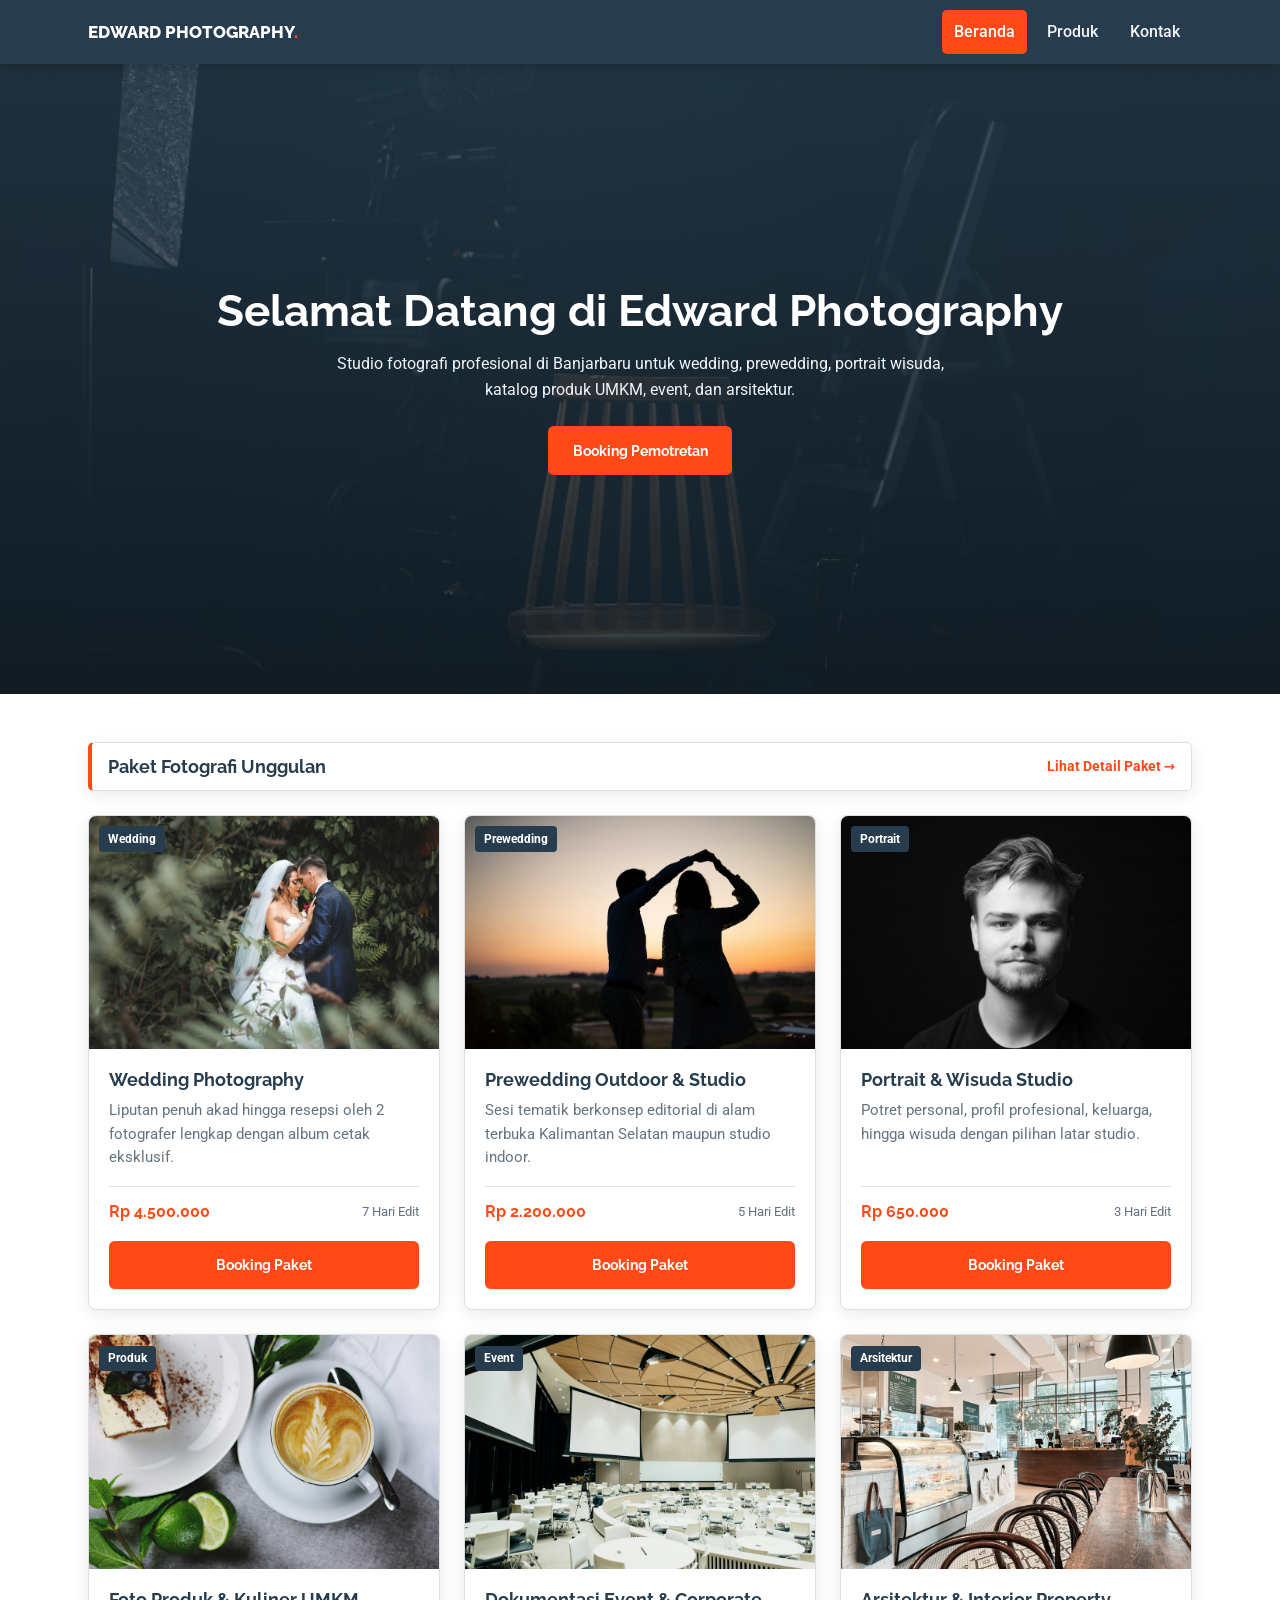
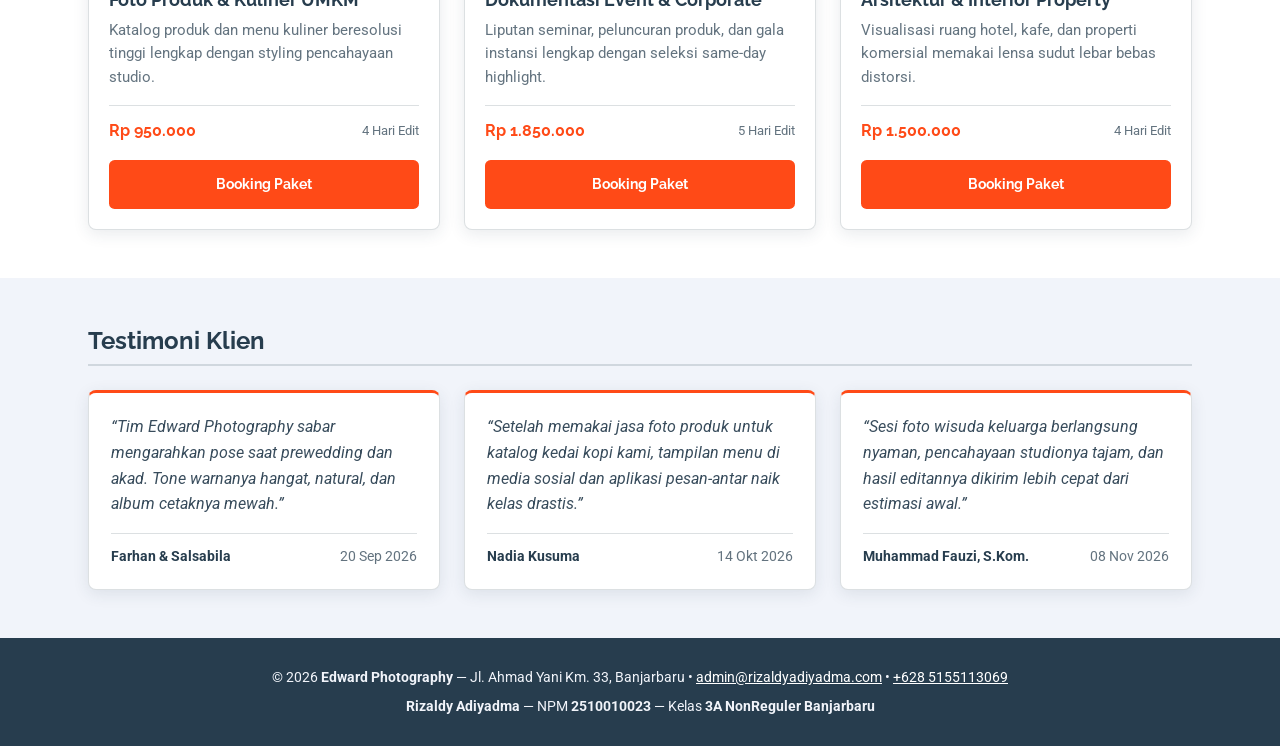
<file: index.html>
<!DOCTYPE html>
<html lang="id">
<head>
    <meta charset="UTF-8">
    <meta name="viewport" content="width=device-width, initial-scale=1.0">
    <meta name="description" content="Edward Photography — Studio fotografi profesional untuk wedding, prewedding, portrait wisuda, foto produk UMKM, event, dan arsitektur di Banjarbaru.">
    <title>Beranda | Edward Photography &mdash; Rizaldy Adiyadma (2510010023 - 3A NonReguler Banjarbaru)</title>
    <link rel="preconnect" href="https://fonts.googleapis.com">
    <link rel="preconnect" href="https://fonts.gstatic.com" crossorigin>
    <link href="https://fonts.googleapis.com/css2?family=Raleway:wght@600;700;800&family=Roboto:wght@400;500;700&display=swap" rel="stylesheet">
    <link rel="stylesheet" href="css/style.css">
</head>
<body>
    <header class="site-header">
        <nav class="navbar container" aria-label="Navigasi Utama">
            <a href="index.html" class="brand">Edward Photography<span>.</span></a>

            <input type="checkbox" id="menu-toggle" class="menu-toggle sr-only">
            <label for="menu-toggle" class="hamburger" aria-label="Buka atau tutup menu navigasi">
                <span></span>
                <span></span>
                <span></span>
            </label>

            <ul class="nav-menu">
                <li><a href="index.html" class="active" aria-current="page">Beranda</a></li>
                <li><a href="produk.html">Produk</a></li>
                <li><a href="kontak.html">Kontak</a></li>
            </ul>
        </nav>
    </header>

    <main>
        <!-- Hero Section -->
        <section class="hero" aria-labelledby="hero-title">
            <div class="container">
                <h1 id="hero-title">Selamat Datang di Edward Photography</h1>
                <p>Studio fotografi profesional di Banjarbaru untuk wedding, prewedding, portrait wisuda, katalog produk UMKM, event, dan arsitektur.</p>
                <a href="kontak.html#form-kontak" class="btn btn-primary">Booking Pemotretan</a>
            </div>
        </section>

        <!-- 6 Kartu Layanan -->
        <section id="layanan" class="section" aria-labelledby="judul-layanan">
            <div class="container">
                <div class="sticky-sub">
                    <h2 id="judul-layanan">Paket Fotografi Unggulan</h2>
                    <a href="produk.html">Lihat Detail Paket &rarr;</a>
                </div>

                <div class="card-grid">
                    <article class="card">
                        <figure>
                            <img src="img/layanan-wedding.jpg" alt="Sesi pemotretan wedding outdoor pasangan pengantin" width="900" height="600">
                            <figcaption>Wedding</figcaption>
                        </figure>
                        <div class="card-body">
                            <h3>Wedding Photography</h3>
                            <p>Liputan penuh akad hingga resepsi oleh 2 fotografer lengkap dengan album cetak eksklusif.</p>
                            <div class="card-meta">
                                <strong class="price">Rp 4.500.000</strong>
                                <time datetime="P7D">7 Hari Edit</time>
                            </div>
                            <a href="kontak.html#form-kontak" class="btn btn-primary btn-block">Booking Paket</a>
                        </div>
                    </article>

                    <article class="card">
                        <figure>
                            <img src="img/layanan-prewedding.jpg" alt="Pemotretan prewedding pasangan saat senja" width="900" height="600">
                            <figcaption>Prewedding</figcaption>
                        </figure>
                        <div class="card-body">
                            <h3>Prewedding Outdoor &amp; Studio</h3>
                            <p>Sesi tematik berkonsep editorial di alam terbuka Kalimantan Selatan maupun studio indoor.</p>
                            <div class="card-meta">
                                <strong class="price">Rp 2.200.000</strong>
                                <time datetime="P5D">5 Hari Edit</time>
                            </div>
                            <a href="kontak.html#form-kontak" class="btn btn-primary btn-block">Booking Paket</a>
                        </div>
                    </article>

                    <article class="card">
                        <figure>
                            <img src="img/layanan-portrait.jpg" alt="Potret studio profesional dengan tata cahaya lembut" width="900" height="600">
                            <figcaption>Portrait</figcaption>
                        </figure>
                        <div class="card-body">
                            <h3>Portrait &amp; Wisuda Studio</h3>
                            <p>Potret personal, profil profesional, keluarga, hingga wisuda dengan pilihan latar studio.</p>
                            <div class="card-meta">
                                <strong class="price">Rp 650.000</strong>
                                <time datetime="P3D">3 Hari Edit</time>
                            </div>
                            <a href="kontak.html#form-kontak" class="btn btn-primary btn-block">Booking Paket</a>
                        </div>
                    </article>

                    <article class="card">
                        <figure>
                            <img src="img/layanan-produk.jpg" alt="Foto katalog produk kopi dan kuliner UMKM" width="900" height="600">
                            <figcaption>Produk</figcaption>
                        </figure>
                        <div class="card-body">
                            <h3>Foto Produk &amp; Kuliner UMKM</h3>
                            <p>Katalog produk dan menu kuliner beresolusi tinggi lengkap dengan styling pencahayaan studio.</p>
                            <div class="card-meta">
                                <strong class="price">Rp 950.000</strong>
                                <time datetime="P4D">4 Hari Edit</time>
                            </div>
                            <a href="kontak.html#form-kontak" class="btn btn-primary btn-block">Booking Paket</a>
                        </div>
                    </article>

                    <article class="card">
                        <figure>
                            <img src="img/layanan-event.jpg" alt="Dokumentasi acara seminar dan gala korporat" width="900" height="600">
                            <figcaption>Event</figcaption>
                        </figure>
                        <div class="card-body">
                            <h3>Dokumentasi Event &amp; Corporate</h3>
                            <p>Liputan seminar, peluncuran produk, dan gala instansi lengkap dengan seleksi same-day highlight.</p>
                            <div class="card-meta">
                                <strong class="price">Rp 1.850.000</strong>
                                <time datetime="P5D">5 Hari Edit</time>
                            </div>
                            <a href="kontak.html#form-kontak" class="btn btn-primary btn-block">Booking Paket</a>
                        </div>
                    </article>

                    <article class="card">
                        <figure>
                            <img src="img/layanan-arsitektur.jpg" alt="Fotografi interior arsitektur kafe modern" width="900" height="600">
                            <figcaption>Arsitektur</figcaption>
                        </figure>
                        <div class="card-body">
                            <h3>Arsitektur &amp; Interior Property</h3>
                            <p>Visualisasi ruang hotel, kafe, dan properti komersial memakai lensa sudut lebar bebas distorsi.</p>
                            <div class="card-meta">
                                <strong class="price">Rp 1.500.000</strong>
                                <time datetime="P4D">4 Hari Edit</time>
                            </div>
                            <a href="kontak.html#form-kontak" class="btn btn-primary btn-block">Booking Paket</a>
                        </div>
                    </article>
                </div>
            </div>
        </section>

        <!-- Section Tambahan: Testimoni Klien -->
        <section id="testimoni" class="section section-alt" aria-labelledby="judul-testimoni">
            <div class="container">
                <h2 id="judul-testimoni" class="section-heading">Testimoni Klien</h2>
                <div class="card-grid">
                    <article class="testimonial">
                        <blockquote>&ldquo;Tim Edward Photography sabar mengarahkan pose saat prewedding dan akad. Tone warnanya hangat, natural, dan album cetaknya mewah.&rdquo;</blockquote>
                        <div class="testimonial-meta">
                            <cite>Farhan &amp; Salsabila</cite>
                            <time datetime="2026-09-20">20 Sep 2026</time>
                        </div>
                    </article>

                    <article class="testimonial">
                        <blockquote>&ldquo;Setelah memakai jasa foto produk untuk katalog kedai kopi kami, tampilan menu di media sosial dan aplikasi pesan-antar naik kelas drastis.&rdquo;</blockquote>
                        <div class="testimonial-meta">
                            <cite>Nadia Kusuma</cite>
                            <time datetime="2026-10-14">14 Okt 2026</time>
                        </div>
                    </article>

                    <article class="testimonial">
                        <blockquote>&ldquo;Sesi foto wisuda keluarga berlangsung nyaman, pencahayaan studionya tajam, dan hasil editannya dikirim lebih cepat dari estimasi awal.&rdquo;</blockquote>
                        <div class="testimonial-meta">
                            <cite>Muhammad Fauzi, S.Kom.</cite>
                            <time datetime="2026-11-08">08 Nov 2026</time>
                        </div>
                    </article>
                </div>
            </div>
        </section>
    </main>

    <footer class="site-footer">
        <div class="container">
            <p>&copy; 2026 <strong>Edward Photography</strong> &mdash; Jl. Ahmad Yani Km. 33, Banjarbaru &bull; <a href="mailto:admin@rizaldyadiyadma.com">admin@rizaldyadiyadma.com</a> &bull; <a href="tel:+6285155113069">+628 5155113069</a></p>
            <p><strong>Rizaldy Adiyadma</strong> &mdash; NPM <strong>2510010023</strong> &mdash; Kelas <strong>3A NonReguler Banjarbaru</strong></p>
        </div>
    </footer>
</body>
</html>
</file>
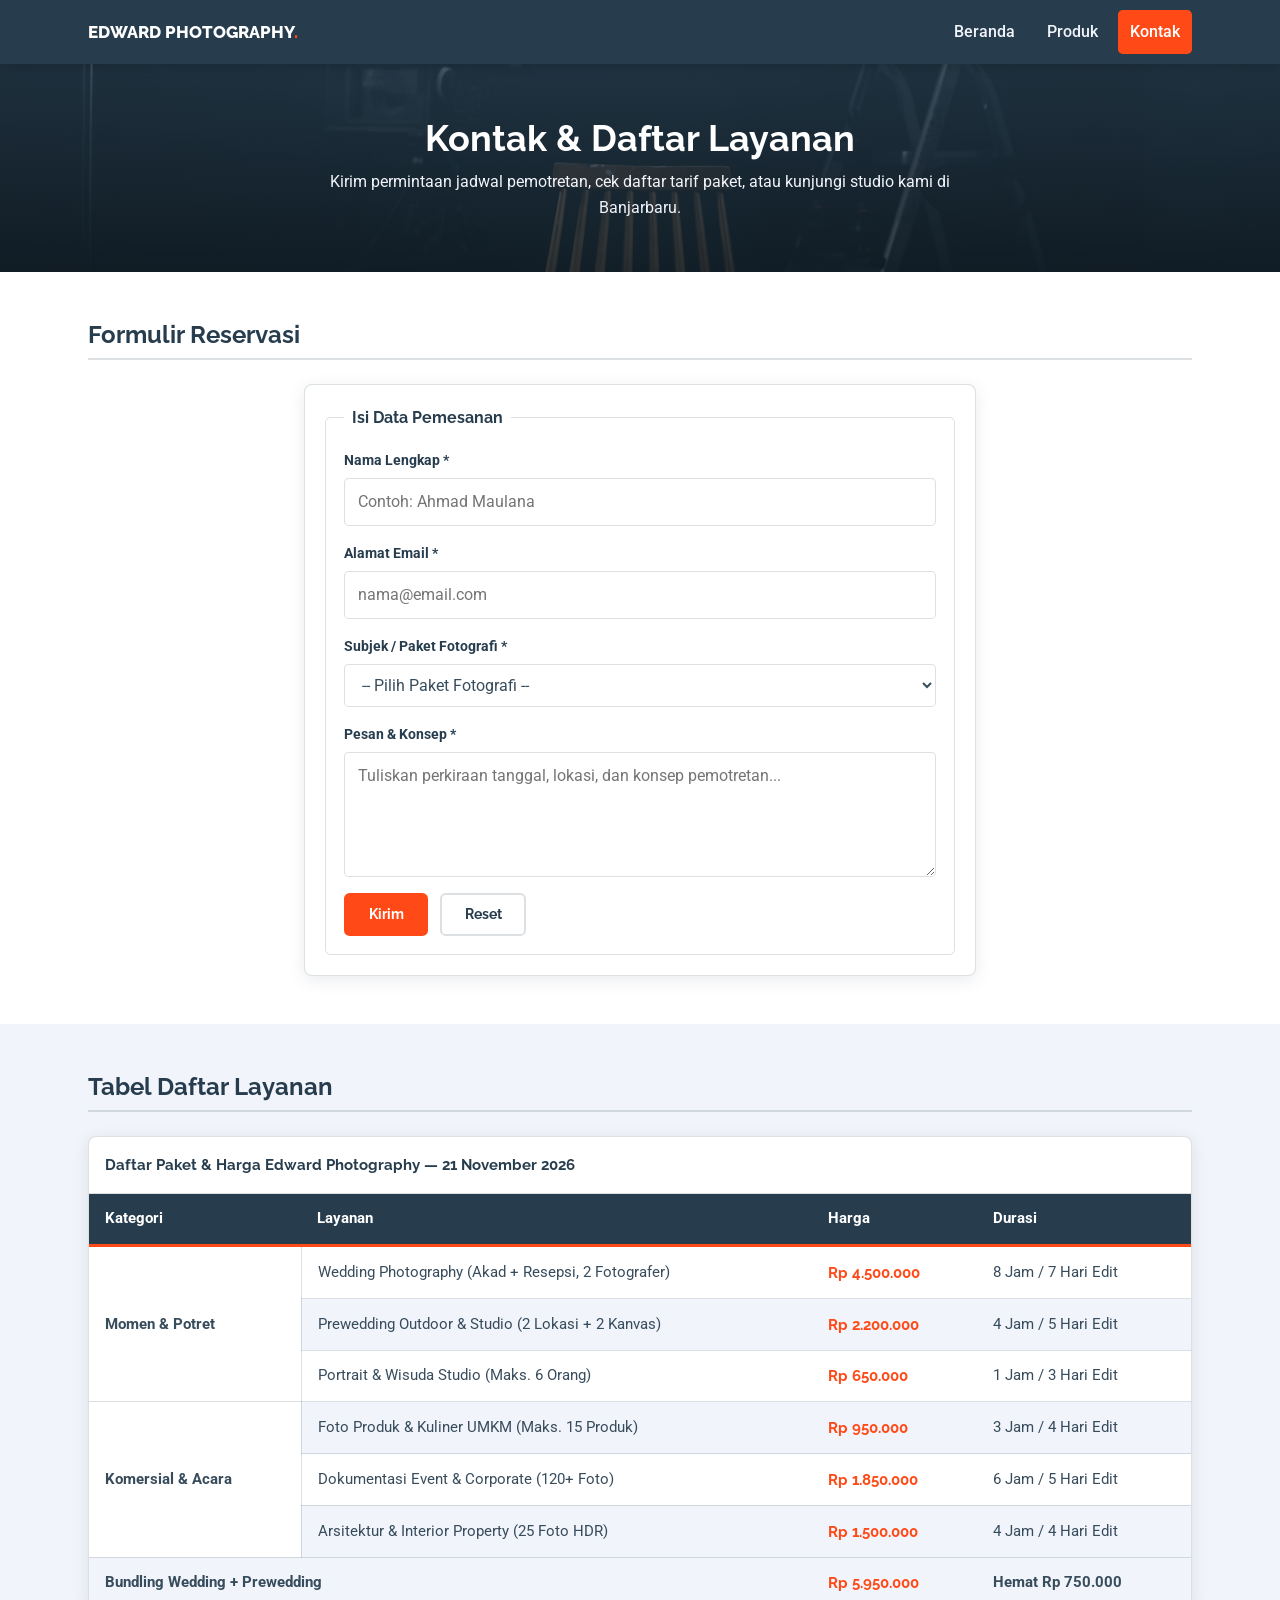
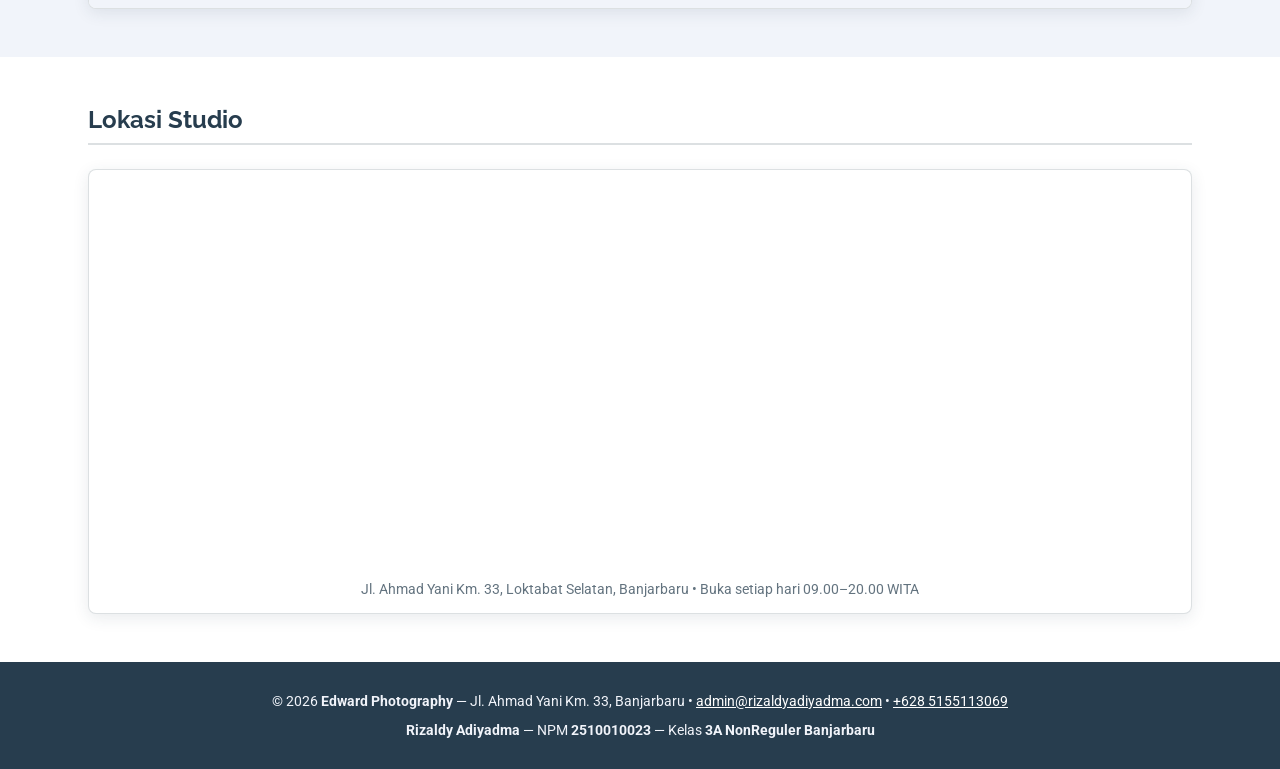
<file: kontak.html>
<!DOCTYPE html>
<html lang="id">
<head>
    <meta charset="UTF-8">
    <meta name="viewport" content="width=device-width, initial-scale=1.0">
    <meta name="description" content="Hubungi Edward Photography Banjarbaru melalui formulir kontak, lihat tabel daftar harga layanan, dan lokasi studio.">
    <title>Kontak | Edward Photography &mdash; Rizaldy Adiyadma (2510010023 - 3A NonReguler Banjarbaru)</title>
    <link rel="preconnect" href="https://fonts.googleapis.com">
    <link rel="preconnect" href="https://fonts.gstatic.com" crossorigin>
    <link href="https://fonts.googleapis.com/css2?family=Raleway:wght@600;700;800&family=Roboto:wght@400;500;700&display=swap" rel="stylesheet">
    <link rel="stylesheet" href="css/style.css">
</head>
<body>
    <header class="site-header">
        <nav class="navbar container" aria-label="Navigasi Utama">
            <a href="index.html" class="brand">Edward Photography<span>.</span></a>

            <input type="checkbox" id="menu-toggle" class="menu-toggle sr-only">
            <label for="menu-toggle" class="hamburger" aria-label="Buka atau tutup menu navigasi">
                <span></span>
                <span></span>
                <span></span>
            </label>

            <ul class="nav-menu">
                <li><a href="index.html">Beranda</a></li>
                <li><a href="produk.html">Produk</a></li>
                <li><a href="kontak.html" class="active" aria-current="page">Kontak</a></li>
            </ul>
        </nav>
    </header>

    <main>
        <section class="page-banner" aria-labelledby="judul-kontak">
            <div class="container">
                <h1 id="judul-kontak">Kontak &amp; Daftar Layanan</h1>
                <p>Kirim permintaan jadwal pemotretan, cek daftar tarif paket, atau kunjungi studio kami di Banjarbaru.</p>
            </div>
        </section>

        <!-- Form Kontak -->
        <section id="form-kontak" class="section" aria-labelledby="heading-form">
            <div class="container">
                <h2 id="heading-form" class="section-heading">Formulir Reservasi</h2>
                <form class="contact-form" action="#" method="post">
                    <fieldset>
                        <legend>Isi Data Pemesanan</legend>

                        <div class="form-group">
                            <label for="nama">Nama Lengkap *</label>
                            <input type="text" id="nama" name="nama" placeholder="Contoh: Ahmad Maulana" required>
                        </div>

                        <div class="form-group">
                            <label for="email">Alamat Email *</label>
                            <input type="email" id="email" name="email" placeholder="nama@email.com" required>
                        </div>

                        <div class="form-group">
                            <label for="subjek">Subjek / Paket Fotografi *</label>
                            <select id="subjek" name="subjek" required>
                                <option value="">-- Pilih Paket Fotografi --</option>
                                <option value="wedding">Wedding Photography</option>
                                <option value="prewedding">Prewedding Outdoor &amp; Studio</option>
                                <option value="portrait">Portrait &amp; Wisuda Studio</option>
                                <option value="produk">Foto Produk &amp; Kuliner UMKM</option>
                                <option value="event">Dokumentasi Event &amp; Corporate</option>
                                <option value="arsitektur">Arsitektur &amp; Interior Property</option>
                            </select>
                        </div>

                        <div class="form-group">
                            <label for="pesan">Pesan &amp; Konsep *</label>
                            <textarea id="pesan" name="pesan" rows="4" placeholder="Tuliskan perkiraan tanggal, lokasi, dan konsep pemotretan..." required></textarea>
                        </div>

                        <div class="form-actions">
                            <button type="submit" class="btn btn-primary">Kirim</button>
                            <button type="reset" class="btn btn-secondary">Reset</button>
                        </div>
                    </fieldset>
                </form>
            </div>
        </section>

        <!-- Tabel Daftar Layanan -->
        <section id="daftar-layanan" class="section section-alt" aria-labelledby="heading-tabel">
            <div class="container">
                <h2 id="heading-tabel" class="section-heading">Tabel Daftar Layanan</h2>
                <div class="table-wrap">
                    <table class="service-table">
                        <caption>Daftar Paket &amp; Harga Edward Photography &mdash; <time datetime="2026-11-21">21 November 2026</time></caption>
                        <thead>
                            <tr>
                                <th scope="col">Kategori</th>
                                <th scope="col">Layanan</th>
                                <th scope="col">Harga</th>
                                <th scope="col">Durasi</th>
                            </tr>
                        </thead>
                        <tbody>
                            <tr>
                                <th scope="rowgroup" rowspan="3">Momen &amp; Potret</th>
                                <td>Wedding Photography (Akad + Resepsi, 2 Fotografer)</td>
                                <td class="price">Rp 4.500.000</td>
                                <td>8 Jam / 7 Hari Edit</td>
                            </tr>
                            <tr>
                                <td>Prewedding Outdoor &amp; Studio (2 Lokasi + 2 Kanvas)</td>
                                <td class="price">Rp 2.200.000</td>
                                <td>4 Jam / 5 Hari Edit</td>
                            </tr>
                            <tr>
                                <td>Portrait &amp; Wisuda Studio (Maks. 6 Orang)</td>
                                <td class="price">Rp 650.000</td>
                                <td>1 Jam / 3 Hari Edit</td>
                            </tr>
                            <tr>
                                <th scope="rowgroup" rowspan="3">Komersial &amp; Acara</th>
                                <td>Foto Produk &amp; Kuliner UMKM (Maks. 15 Produk)</td>
                                <td class="price">Rp 950.000</td>
                                <td>3 Jam / 4 Hari Edit</td>
                            </tr>
                            <tr>
                                <td>Dokumentasi Event &amp; Corporate (120+ Foto)</td>
                                <td class="price">Rp 1.850.000</td>
                                <td>6 Jam / 5 Hari Edit</td>
                            </tr>
                            <tr>
                                <td>Arsitektur &amp; Interior Property (25 Foto HDR)</td>
                                <td class="price">Rp 1.500.000</td>
                                <td>4 Jam / 4 Hari Edit</td>
                            </tr>
                        </tbody>
                        <tfoot>
                            <tr>
                                <td colspan="2"><strong>Bundling Wedding + Prewedding</strong></td>
                                <td class="price">Rp 5.950.000</td>
                                <td><strong>Hemat Rp 750.000</strong></td>
                            </tr>
                        </tfoot>
                    </table>
                </div>
            </div>
        </section>

        <!-- Peta Lokasi -->
        <section id="lokasi" class="section" aria-labelledby="heading-lokasi">
            <div class="container">
                <h2 id="heading-lokasi" class="section-heading">Lokasi Studio</h2>
                <figure class="map-box">
                    <iframe
                        src="https://maps.google.com/maps?q=Banjarbaru,Kalimantan+Selatan&amp;t=&amp;z=14&amp;ie=UTF8&amp;iwloc=&amp;output=embed"
                        title="Peta Lokasi Edward Photography di Banjarbaru"
                        loading="lazy"
                        referrerpolicy="no-referrer-when-downgrade"
                        allowfullscreen
                    ></iframe>
                    <figcaption>Jl. Ahmad Yani Km. 33, Loktabat Selatan, Banjarbaru &bull; Buka setiap hari <time datetime="09:00">09.00</time>&ndash;<time datetime="20:00">20.00</time> WITA</figcaption>
                </figure>
            </div>
        </section>
    </main>

    <footer class="site-footer">
        <div class="container">
            <p>&copy; 2026 <strong>Edward Photography</strong> &mdash; Jl. Ahmad Yani Km. 33, Banjarbaru &bull; <a href="mailto:admin@rizaldyadiyadma.com">admin@rizaldyadiyadma.com</a> &bull; <a href="tel:+6285155113069">+628 5155113069</a></p>
            <p><strong>Rizaldy Adiyadma</strong> &mdash; NPM <strong>2510010023</strong> &mdash; Kelas <strong>3A NonReguler Banjarbaru</strong></p>
        </div>
    </footer>
</body>
</html>
</file>
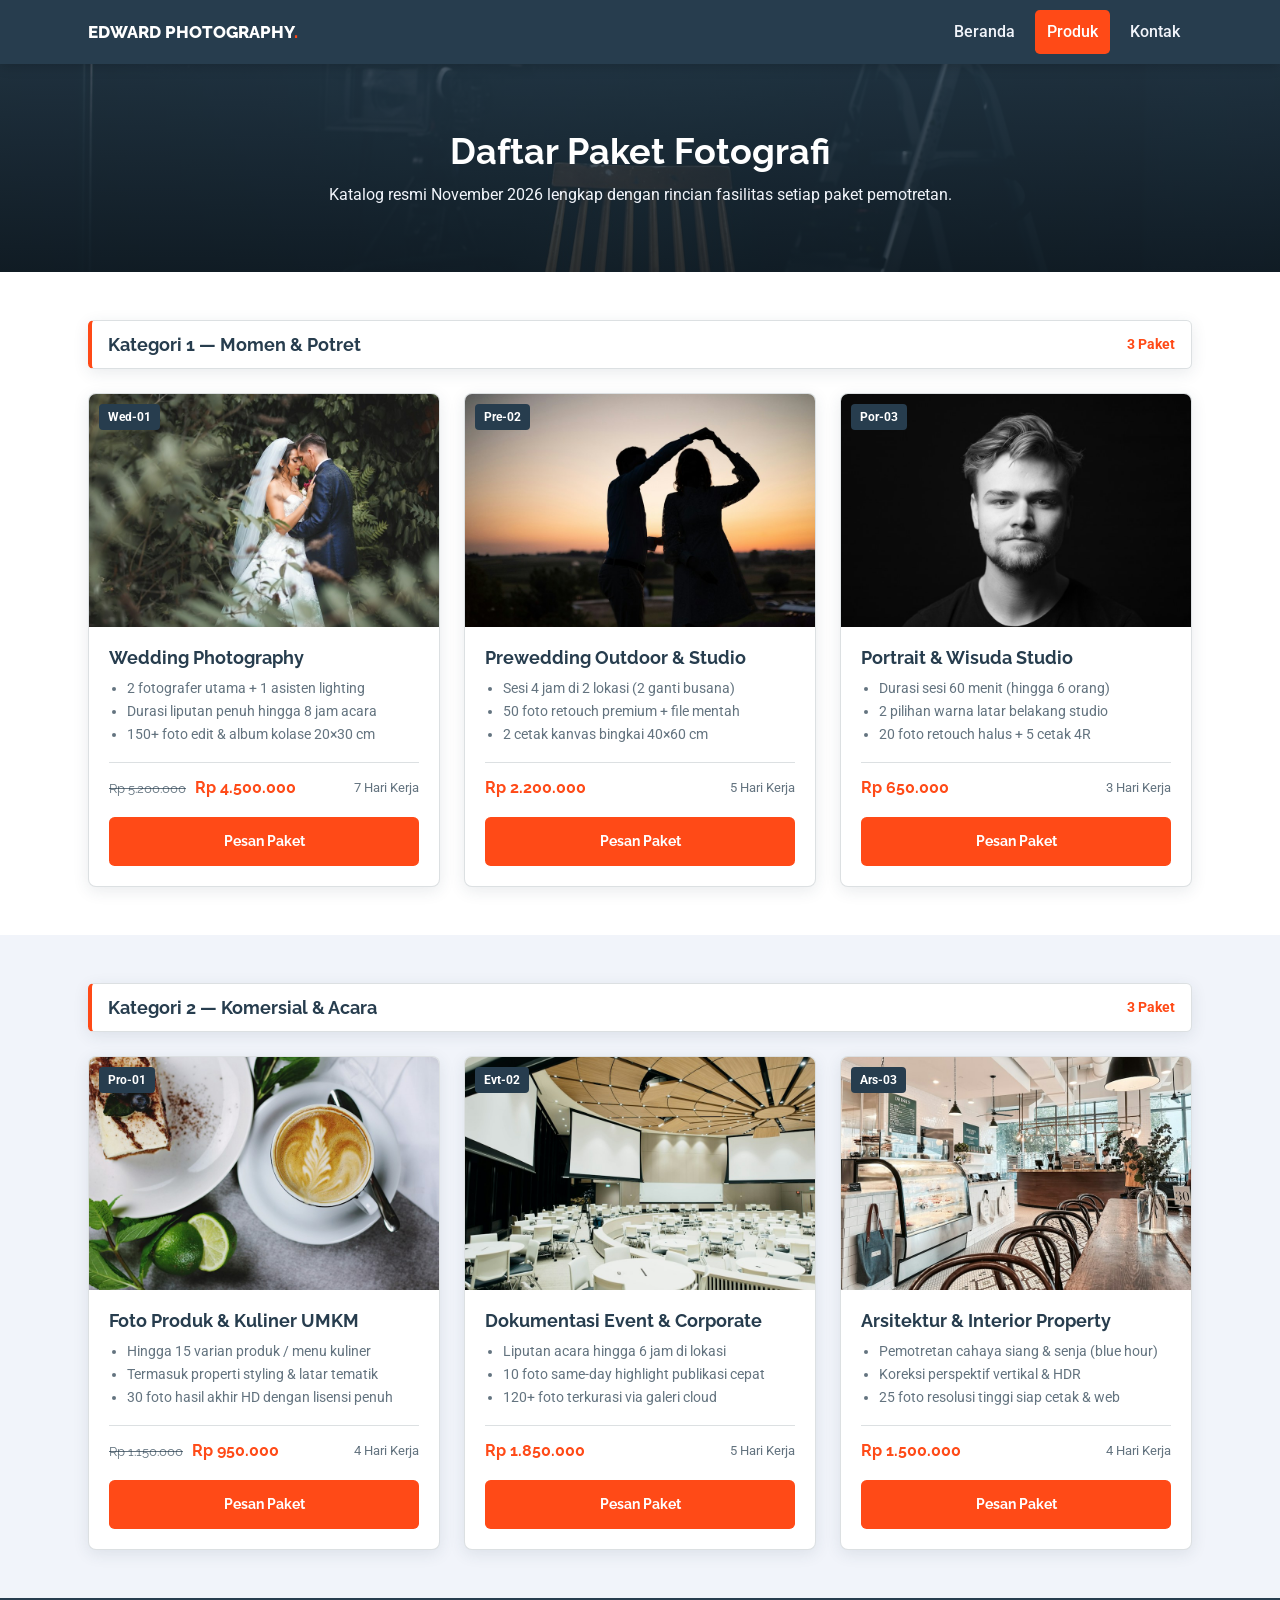
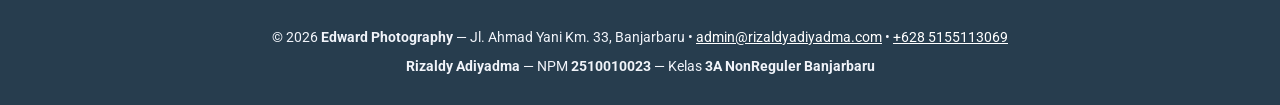
<file: produk.html>
<!DOCTYPE html>
<html lang="id">
<head>
    <meta charset="UTF-8">
    <meta name="viewport" content="width=device-width, initial-scale=1.0">
    <meta name="description" content="Katalog lengkap paket pemotretan Edward Photography: wedding, prewedding, portrait wisuda, produk UMKM, event, dan arsitektur.">
    <title>Produk | Edward Photography &mdash; Rizaldy Adiyadma (2510010023 - 3A NonReguler Banjarbaru)</title>
    <link rel="preconnect" href="https://fonts.googleapis.com">
    <link rel="preconnect" href="https://fonts.gstatic.com" crossorigin>
    <link href="https://fonts.googleapis.com/css2?family=Raleway:wght@600;700;800&family=Roboto:wght@400;500;700&display=swap" rel="stylesheet">
    <link rel="stylesheet" href="css/style.css">
</head>
<body>
    <header class="site-header">
        <nav class="navbar container" aria-label="Navigasi Utama">
            <a href="index.html" class="brand">Edward Photography<span>.</span></a>

            <input type="checkbox" id="menu-toggle" class="menu-toggle sr-only">
            <label for="menu-toggle" class="hamburger" aria-label="Buka atau tutup menu navigasi">
                <span></span>
                <span></span>
                <span></span>
            </label>

            <ul class="nav-menu">
                <li><a href="index.html">Beranda</a></li>
                <li><a href="produk.html" class="active" aria-current="page">Produk</a></li>
                <li><a href="kontak.html">Kontak</a></li>
            </ul>
        </nav>
    </header>

    <main>
        <section class="page-banner" aria-labelledby="judul-produk">
            <div class="container">
                <h1 id="judul-produk">Daftar Paket Fotografi</h1>
                <p>Katalog resmi <time datetime="2026-11">November 2026</time> lengkap dengan rincian fasilitas setiap paket pemotretan.</p>
            </div>
        </section>

        <!-- Kategori 1 (Subheader Sticky) -->
        <section id="kategori-momen" class="section" aria-labelledby="kat-momen">
            <div class="container">
                <div class="sticky-sub">
                    <h2 id="kat-momen">Kategori 1 &mdash; Momen &amp; Potret</h2>
                    <span>3 Paket</span>
                </div>

                <div class="card-grid">
                    <article class="card">
                        <figure>
                            <img src="img/layanan-wedding.jpg" alt="Pemotretan wedding outdoor pasangan pengantin" width="900" height="600">
                            <figcaption>Wed-01</figcaption>
                        </figure>
                        <div class="card-body">
                            <h3>Wedding Photography</h3>
                            <ul class="card-list">
                                <li>2 fotografer utama + 1 asisten lighting</li>
                                <li>Durasi liputan penuh hingga 8 jam acara</li>
                                <li>150+ foto edit &amp; album kolase 20&times;30 cm</li>
                            </ul>
                            <div class="card-meta">
                                <strong class="price"><del>Rp 5.200.000</del> Rp 4.500.000</strong>
                                <time datetime="P7D">7 Hari Kerja</time>
                            </div>
                            <a href="kontak.html#form-kontak" class="btn btn-primary btn-block">Pesan Paket</a>
                        </div>
                    </article>

                    <article class="card">
                        <figure>
                            <img src="img/layanan-prewedding.jpg" alt="Sesi pemotretan prewedding saat golden hour" width="900" height="600">
                            <figcaption>Pre-02</figcaption>
                        </figure>
                        <div class="card-body">
                            <h3>Prewedding Outdoor &amp; Studio</h3>
                            <ul class="card-list">
                                <li>Sesi 4 jam di 2 lokasi (2 ganti busana)</li>
                                <li>50 foto retouch premium + file mentah</li>
                                <li>2 cetak kanvas bingkai 40&times;60 cm</li>
                            </ul>
                            <div class="card-meta">
                                <strong class="price">Rp 2.200.000</strong>
                                <time datetime="P5D">5 Hari Kerja</time>
                            </div>
                            <a href="kontak.html#form-kontak" class="btn btn-primary btn-block">Pesan Paket</a>
                        </div>
                    </article>

                    <article class="card">
                        <figure>
                            <img src="img/layanan-portrait.jpg" alt="Potret studio wisuda dan keluarga" width="900" height="600">
                            <figcaption>Por-03</figcaption>
                        </figure>
                        <div class="card-body">
                            <h3>Portrait &amp; Wisuda Studio</h3>
                            <ul class="card-list">
                                <li>Durasi sesi 60 menit (hingga 6 orang)</li>
                                <li>2 pilihan warna latar belakang studio</li>
                                <li>20 foto retouch halus + 5 cetak 4R</li>
                            </ul>
                            <div class="card-meta">
                                <strong class="price">Rp 650.000</strong>
                                <time datetime="P3D">3 Hari Kerja</time>
                            </div>
                            <a href="kontak.html#form-kontak" class="btn btn-primary btn-block">Pesan Paket</a>
                        </div>
                    </article>
                </div>
            </div>
        </section>

        <!-- Kategori 2 (Subheader Sticky) -->
        <section id="kategori-komersial" class="section section-alt" aria-labelledby="kat-komersial">
            <div class="container">
                <div class="sticky-sub">
                    <h2 id="kat-komersial">Kategori 2 &mdash; Komersial &amp; Acara</h2>
                    <span>3 Paket</span>
                </div>

                <div class="card-grid">
                    <article class="card">
                        <figure>
                            <img src="img/layanan-produk.jpg" alt="Penataan foto produk kopi dan kuliner UMKM" width="900" height="600">
                            <figcaption>Pro-01</figcaption>
                        </figure>
                        <div class="card-body">
                            <h3>Foto Produk &amp; Kuliner UMKM</h3>
                            <ul class="card-list">
                                <li>Hingga 15 varian produk / menu kuliner</li>
                                <li>Termasuk properti styling &amp; latar tematik</li>
                                <li>30 foto hasil akhir HD dengan lisensi penuh</li>
                            </ul>
                            <div class="card-meta">
                                <strong class="price"><del>Rp 1.150.000</del> Rp 950.000</strong>
                                <time datetime="P4D">4 Hari Kerja</time>
                            </div>
                            <a href="kontak.html#form-kontak" class="btn btn-primary btn-block">Pesan Paket</a>
                        </div>
                    </article>

                    <article class="card">
                        <figure>
                            <img src="img/layanan-event.jpg" alt="Liputan acara seminar dan gala perusahaan" width="900" height="600">
                            <figcaption>Evt-02</figcaption>
                        </figure>
                        <div class="card-body">
                            <h3>Dokumentasi Event &amp; Corporate</h3>
                            <ul class="card-list">
                                <li>Liputan acara hingga 6 jam di lokasi</li>
                                <li>10 foto same-day highlight publikasi cepat</li>
                                <li>120+ foto terkurasi via galeri cloud</li>
                            </ul>
                            <div class="card-meta">
                                <strong class="price">Rp 1.850.000</strong>
                                <time datetime="P5D">5 Hari Kerja</time>
                            </div>
                            <a href="kontak.html#form-kontak" class="btn btn-primary btn-block">Pesan Paket</a>
                        </div>
                    </article>

                    <article class="card">
                        <figure>
                            <img src="img/layanan-arsitektur.jpg" alt="Fotografi interior arsitektur ruang kafe" width="900" height="600">
                            <figcaption>Ars-03</figcaption>
                        </figure>
                        <div class="card-body">
                            <h3>Arsitektur &amp; Interior Property</h3>
                            <ul class="card-list">
                                <li>Pemotretan cahaya siang &amp; senja (blue hour)</li>
                                <li>Koreksi perspektif vertikal &amp; HDR</li>
                                <li>25 foto resolusi tinggi siap cetak &amp; web</li>
                            </ul>
                            <div class="card-meta">
                                <strong class="price">Rp 1.500.000</strong>
                                <time datetime="P4D">4 Hari Kerja</time>
                            </div>
                            <a href="kontak.html#form-kontak" class="btn btn-primary btn-block">Pesan Paket</a>
                        </div>
                    </article>
                </div>
            </div>
        </section>
    </main>

    <footer class="site-footer">
        <div class="container">
            <p>&copy; 2026 <strong>Edward Photography</strong> &mdash; Jl. Ahmad Yani Km. 33, Banjarbaru &bull; <a href="mailto:admin@rizaldyadiyadma.com">admin@rizaldyadiyadma.com</a> &bull; <a href="tel:+6285155113069">+628 5155113069</a></p>
            <p><strong>Rizaldy Adiyadma</strong> &mdash; NPM <strong>2510010023</strong> &mdash; Kelas <strong>3A NonReguler Banjarbaru</strong></p>
        </div>
    </footer>
</body>
</html>
</file>
<file: css/style.css>
@charset "UTF-8";

/* 1. Variabel Warna (4 Warna: #FF4A17, #273D4E, #F1F4FA, #FFFFFF) & Reset */
:root {
    color-scheme: light dark;
    --accent: #FF4A17;
    --dark: #273D4E;
    --bg: #FFFFFF;
    --bg-alt: #F1F4FA;
    --surface: #FFFFFF;
    --text: rgba(39, 61, 78, 0.92);
    --muted: rgba(39, 61, 78, 0.72);
    --border: rgba(39, 61, 78, 0.16);
    --shadow: 0 4px 16px rgba(39, 61, 78, 0.10);
    --shadow-hover: 0 12px 28px rgba(39, 61, 78, 0.18);
    --nav-h: 4rem;
    --font-head: 'Raleway', system-ui, sans-serif;
    --font-body: 'Roboto', system-ui, sans-serif;
}

*, *::before, *::after {
    box-sizing: border-box;
    margin: 0;
    padding: 0;
}

html {
    scroll-behavior: smooth;
    scroll-padding-top: calc(var(--nav-h) + 1rem);
}

body {
    font-family: var(--font-body);
    line-height: 1.6;
    color: var(--text);
    background: var(--bg);
    padding-top: var(--nav-h); /* Kompensasi navbar fixed */
    overflow-x: clip; /* Cegah scroll horizontal tanpa memutus position:sticky */
}

img {
    max-width: 100%;
    height: auto;
    display: block;
}

a {
    color: var(--accent);
    text-decoration: none;
}

a:focus-visible, button:focus-visible, input:focus-visible, select:focus-visible, textarea:focus-visible {
    outline: 2px solid var(--accent);
    outline-offset: 2px;
}

.sr-only {
    position: absolute;
    width: 1px;
    height: 1px;
    overflow: hidden;
    clip: rect(0, 0, 0, 0);
    white-space: nowrap;
}

/* 2. Layout, Tipografi & Tombol */
h1, h2, h3 {
    font-family: var(--font-head);
    color: var(--dark);
    line-height: 1.25;
}

.container {
    width: 100%;
    max-width: 72rem;
    margin: 0 auto;
    padding-inline: 1rem;
}

.section { padding: 3rem 0; }
.section-alt { background: var(--bg-alt); }

.section-heading {
    font-size: 1.5rem;
    margin-bottom: 1.5rem;
    padding-bottom: 0.5rem;
    border-bottom: 2px solid var(--border);
}

.btn {
    display: inline-block;
    font-family: var(--font-head);
    font-size: 0.88rem;
    font-weight: 700;
    padding: 0.7rem 1.4rem;
    border: 2px solid transparent;
    border-radius: 0.35rem;
    cursor: pointer;
    text-align: center;
    transition: transform 0.25s ease, box-shadow 0.25s ease, background-color 0.25s ease;
}

.btn:hover {
    transform: translateY(-2px);
    box-shadow: 0 6px 16px rgba(255, 74, 23, 0.28);
}

.btn-primary { background: var(--accent); color: #FFFFFF; }
.btn-secondary { background: transparent; color: var(--dark); border-color: var(--border); }
.btn-secondary:hover { border-color: var(--accent); color: var(--accent); }
.btn-block { display: block; width: 100%; }

/* 3. Navbar Fixed & Hamburger CSS-Only (Trik Checkbox) */
.site-header {
    position: fixed;
    top: 0;
    left: 0;
    width: 100%;
    height: var(--nav-h);
    background: var(--dark);
    box-shadow: 0 2px 12px rgba(0, 0, 0, 0.2);
    z-index: 100;
}

.navbar {
    display: flex;
    justify-content: space-between;
    align-items: center;
    height: 100%;
}

.brand {
    font-family: var(--font-head);
    font-size: 1.05rem;
    font-weight: 800;
    text-transform: uppercase;
    color: #FFFFFF;
}

.brand span { color: var(--accent); }

.hamburger {
    display: flex;
    flex-direction: column;
    justify-content: center;
    gap: 5px;
    width: 2.4rem;
    height: 2.4rem;
    padding: 0.4rem;
    border: 1px solid rgba(255, 255, 255, 0.35);
    border-radius: 0.3rem;
    cursor: pointer;
}

.hamburger span {
    display: block;
    height: 2px;
    background: #FFFFFF;
    transition: transform 0.25s ease, opacity 0.25s ease;
}

.menu-toggle:focus-visible + .hamburger { outline: 2px solid var(--accent); outline-offset: 2px; }
.menu-toggle:checked + .hamburger span:nth-child(1) { transform: translateY(7px) rotate(45deg); }
.menu-toggle:checked + .hamburger span:nth-child(2) { opacity: 0; }
.menu-toggle:checked + .hamburger span:nth-child(3) { transform: translateY(-7px) rotate(-45deg); }

.nav-menu {
    display: none;
    list-style: none;
    position: absolute;
    top: var(--nav-h);
    left: 0;
    width: 100%;
    flex-direction: column;
    padding: 0.75rem 1rem 1rem;
    background: var(--dark);
    border-top: 1px solid rgba(255, 255, 255, 0.12);
}

.menu-toggle:checked ~ .nav-menu { display: flex; }

.nav-menu a {
    display: block;
    padding: 0.6rem 0.75rem;
    color: #F1F4FA;
    font-weight: 500;
    border-radius: 0.3rem;
    transition: background-color 0.2s ease, color 0.2s ease;
}

.nav-menu a:hover, .nav-menu a.active {
    background: var(--accent);
    color: #FFFFFF;
}

/* 4. Hero & Page Banner (Flexbox Centered) */
.hero, .page-banner {
    display: flex;
    flex-direction: column;
    justify-content: center;
    align-items: center;
    text-align: center;
    color: #FFFFFF;
    padding: 3rem 0;
    background:
        linear-gradient(rgba(39, 61, 78, 0.78), rgba(19, 32, 42, 0.85)),
        url("../img/hero-bg.jpg") center / cover no-repeat;
}

.hero { min-height: 70vh; }
.page-banner { min-height: 13rem; }

.hero h1 { font-size: 1.75rem; color: #FFFFFF; margin-bottom: 0.85rem; }
.page-banner h1 { font-size: 1.65rem; color: #FFFFFF; margin-bottom: 0.5rem; }

.hero p, .page-banner p {
    max-width: 40rem;
    margin: 0 auto 1.5rem;
    color: #F1F4FA;
}

.page-banner p { margin-bottom: 0; }

/* 5. Subheader Sticky & Grid Kartu Produk */
.sticky-sub {
    position: sticky;
    top: var(--nav-h);
    z-index: 50;
    display: flex;
    flex-wrap: wrap;
    justify-content: space-between;
    align-items: center;
    gap: 0.5rem;
    background: var(--surface);
    border: 1px solid var(--border);
    border-left: 4px solid var(--accent);
    border-radius: 0.35rem;
    padding: 0.75rem 1rem;
    margin-bottom: 1.5rem;
    box-shadow: var(--shadow);
}

.sticky-sub h2 { font-size: 1.15rem; }
.sticky-sub span, .sticky-sub a { font-size: 0.85rem; font-weight: 700; color: var(--accent); }

.card-grid {
    display: grid;
    grid-template-columns: 1fr;
    gap: 1.5rem;
}

.card, .testimonial {
    display: flex;
    flex-direction: column;
    background: var(--surface);
    border: 1px solid var(--border);
    border-radius: 0.5rem;
    box-shadow: var(--shadow);
    overflow: hidden;
    transition: transform 0.25s ease, box-shadow 0.25s ease;
}

.card:hover, .testimonial:hover {
    transform: translateY(-4px);
    box-shadow: var(--shadow-hover);
}

.card figure { position: relative; overflow: hidden; }

.card img {
    width: 100%;
    aspect-ratio: 3 / 2;
    object-fit: cover;
    transition: transform 0.35s ease;
}

.card:hover img { transform: scale(1.06); }

.card figcaption {
    position: absolute;
    top: 0.65rem;
    left: 0.65rem;
    background: var(--dark);
    color: #FFFFFF;
    font-size: 0.75rem;
    font-weight: 700;
    padding: 0.2rem 0.55rem;
    border-radius: 0.25rem;
}

.card-body {
    display: flex;
    flex-direction: column;
    flex: 1;
    padding: 1.25rem;
}

.card-body h3 { font-size: 1.1rem; margin-bottom: 0.5rem; }
.card-body p { font-size: 0.92rem; color: var(--muted); margin-bottom: 1rem; }

.card-list {
    padding-left: 1.15rem;
    margin-bottom: 1rem;
    font-size: 0.9rem;
    color: var(--muted);
}

.card-meta {
    display: flex;
    flex-wrap: wrap;
    justify-content: space-between;
    align-items: center;
    gap: 0.5rem;
    margin: auto 0 1rem;
    padding-top: 0.75rem;
    border-top: 1px solid var(--border);
}

.price { font-family: var(--font-head); font-weight: 700; color: var(--accent); white-space: nowrap; }
.price del { color: var(--muted); font-size: 0.82rem; font-weight: 400; margin-right: 0.3rem; }
.card-meta time { font-size: 0.8rem; color: var(--muted); }

/* 6. Testimoni, Form Kontak, Tabel & Peta */
.testimonial {
    padding: 1.35rem;
    border-top: 3px solid var(--accent);
}

.testimonial blockquote { font-style: italic; flex: 1; margin-bottom: 1rem; }

.testimonial-meta {
    display: flex;
    flex-wrap: wrap;
    justify-content: space-between;
    gap: 0.5rem;
    font-size: 0.85rem;
    color: var(--muted);
    padding-top: 0.75rem;
    border-top: 1px solid var(--border);
}

.testimonial-meta cite { font-style: normal; font-weight: 700; color: var(--dark); }

.contact-form {
    max-width: 42rem;
    margin: 0 auto;
    background: var(--surface);
    padding: 1.25rem;
    border: 1px solid var(--border);
    border-radius: 0.5rem;
    box-shadow: var(--shadow);
}

.contact-form fieldset {
    border: 1px solid var(--border);
    border-radius: 0.35rem;
    padding: 1.15rem;
}

.contact-form legend {
    font-family: var(--font-head);
    font-weight: 700;
    color: var(--dark);
    padding: 0 0.5rem;
}

.form-group {
    display: flex;
    flex-direction: column;
    gap: 0.35rem;
    margin-bottom: 1rem;
}

.form-group label { font-weight: 700; font-size: 0.9rem; color: var(--dark); }

.form-group input, .form-group select, .form-group textarea {
    width: 100%;
    font: inherit;
    color: var(--text);
    background: var(--bg);
    padding: 0.65rem 0.8rem;
    border: 1px solid var(--border);
    border-radius: 0.3rem;
}

.form-actions { display: flex; flex-wrap: wrap; gap: 0.75rem; }

.table-wrap {
    overflow-x: auto;
    background: var(--surface);
    border: 1px solid var(--border);
    border-radius: 0.5rem;
    box-shadow: var(--shadow);
}

.service-table {
    width: 100%;
    min-width: 32rem;
    border-collapse: collapse;
    text-align: left;
    font-size: 0.92rem;
}

.service-table caption {
    font-family: var(--font-head);
    font-weight: 700;
    color: var(--dark);
    text-align: left;
    padding: 1rem;
    border-bottom: 1px solid var(--border);
}

.service-table thead th {
    background: var(--dark);
    color: #FFFFFF;
    border-bottom: 3px solid var(--accent);
}

.service-table th, .service-table td {
    padding: 0.85rem 1rem;
    border-bottom: 1px solid var(--border);
}

.service-table tbody tr:nth-child(even) { background: var(--bg-alt); }
.service-table tbody th { background: var(--surface); border-right: 1px solid var(--border); }
.service-table tfoot td { background: var(--bg-alt); border-bottom: none; }

.map-box {
    background: var(--surface);
    border: 1px solid var(--border);
    border-radius: 0.5rem;
    padding: 0.75rem;
    box-shadow: var(--shadow);
}

.map-box iframe {
    display: block;
    width: 100%;
    height: 20rem;
    border: 0;
    border-radius: 0.35rem;
}

.map-box figcaption {
    margin-top: 0.75rem;
    text-align: center;
    font-size: 0.88rem;
    color: var(--muted);
}

/* 7. Footer */
.site-footer {
    background: var(--dark);
    color: #F1F4FA;
    text-align: center;
    padding: 1.75rem 0;
    font-size: 0.88rem;
}

.site-footer p + p { margin-top: 0.4rem; }
.site-footer a { color: #FFFFFF; text-decoration: underline; }
.site-footer a:hover { color: var(--accent); }

/* 8. Responsif (Mobile-First: Tablet >= 768px, Desktop >= 1024px) */
@media (min-width: 768px) {
    .container { padding-inline: 1.5rem; }
    .hamburger { display: none; }

    .nav-menu {
        display: flex;
        position: static;
        width: auto;
        flex-direction: row;
        gap: 0.5rem;
        padding: 0;
        background: transparent;
        border: none;
    }

    .hero h1 { font-size: 2.75rem; }
    .page-banner h1 { font-size: 2.25rem; }
    .card-grid { grid-template-columns: repeat(2, 1fr); }
    .map-box iframe { height: 24rem; }
}

@media (min-width: 1024px) {
    .card-grid { grid-template-columns: repeat(3, 1fr); }
}

/* 9. Dark Mode (prefers-color-scheme) */
@media (prefers-color-scheme: dark) {
    :root {
        --bg: #13202A;
        --bg-alt: #1B2C39;
        --surface: #223544;
        --text: #F1F4FA;
        --muted: #B8C7D4;
        --border: rgba(241, 244, 250, 0.16);
        --shadow: 0 4px 16px rgba(0, 0, 0, 0.35);
        --shadow-hover: 0 12px 28px rgba(0, 0, 0, 0.5);
    }

    h1, h2, h3,
    .btn-secondary,
    .testimonial-meta cite,
    .contact-form legend,
    .form-group label,
    .service-table caption { color: #FFFFFF; }
}
</file>
